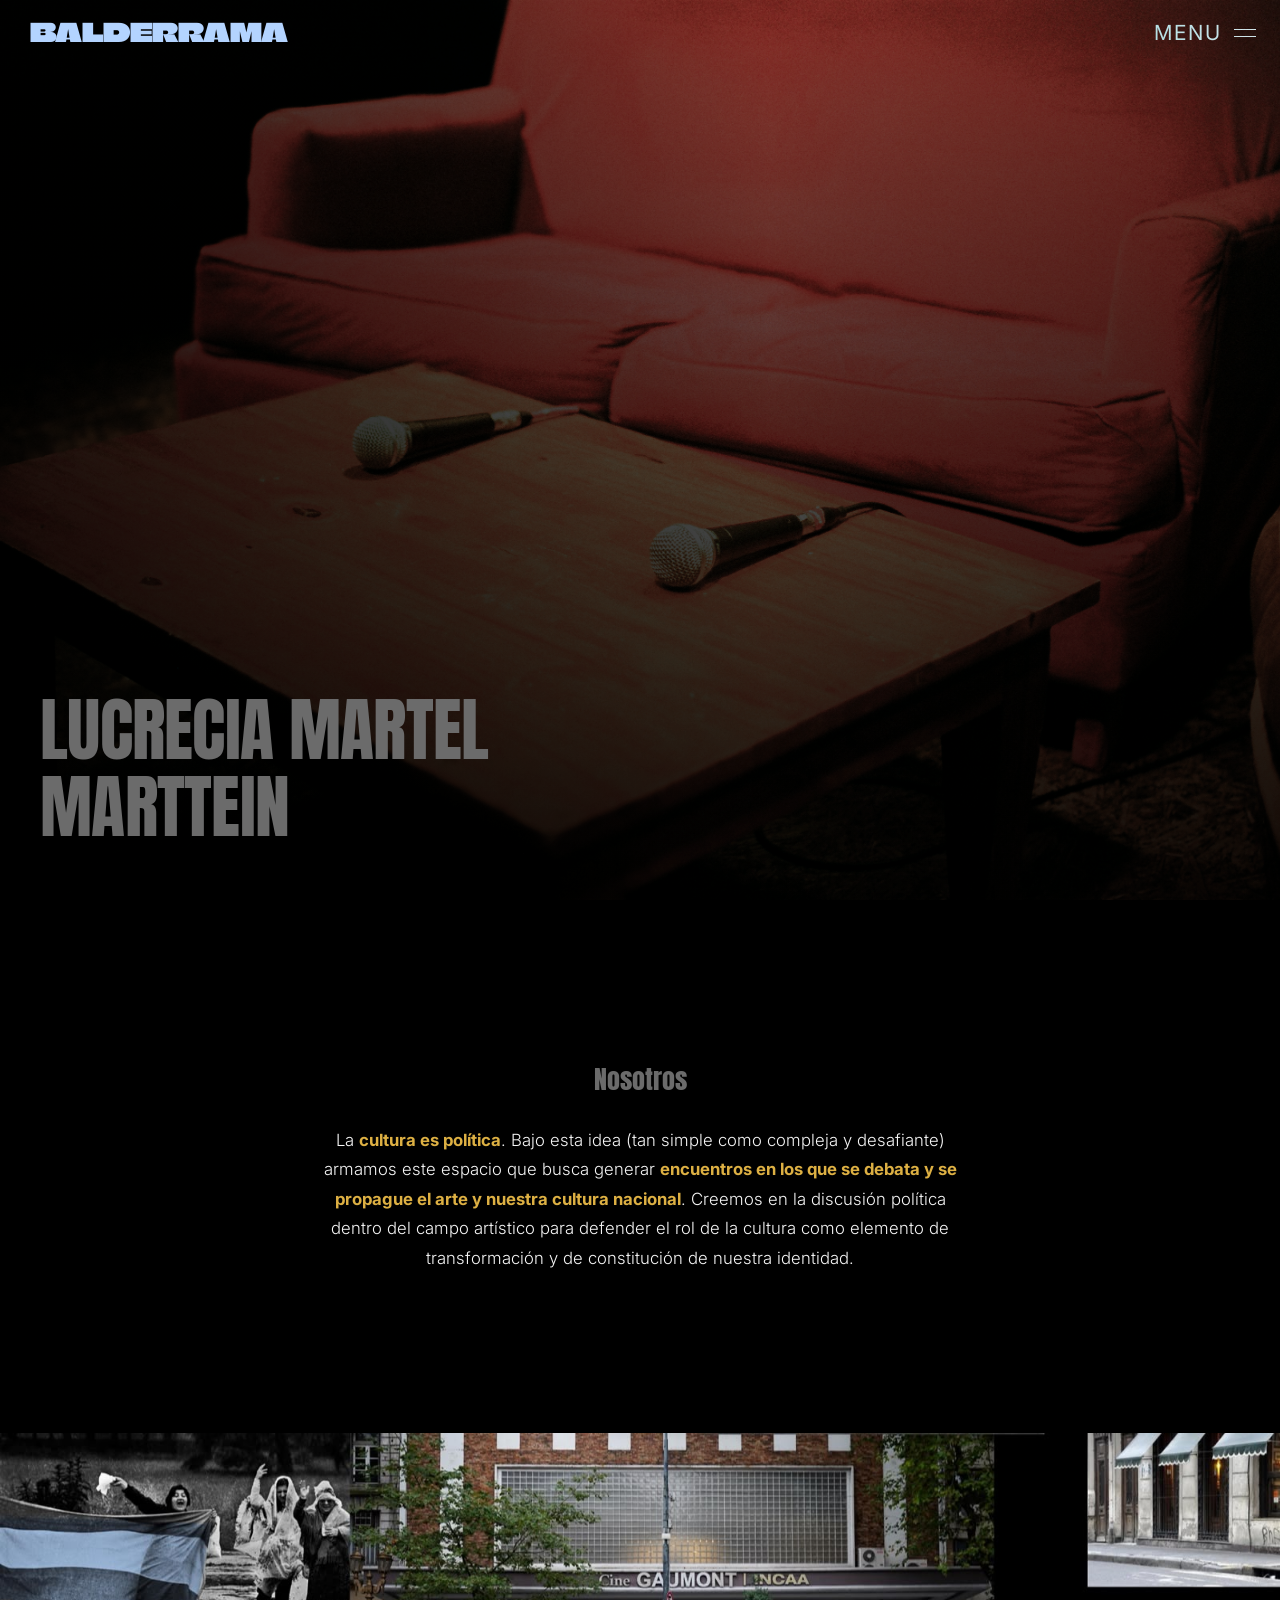
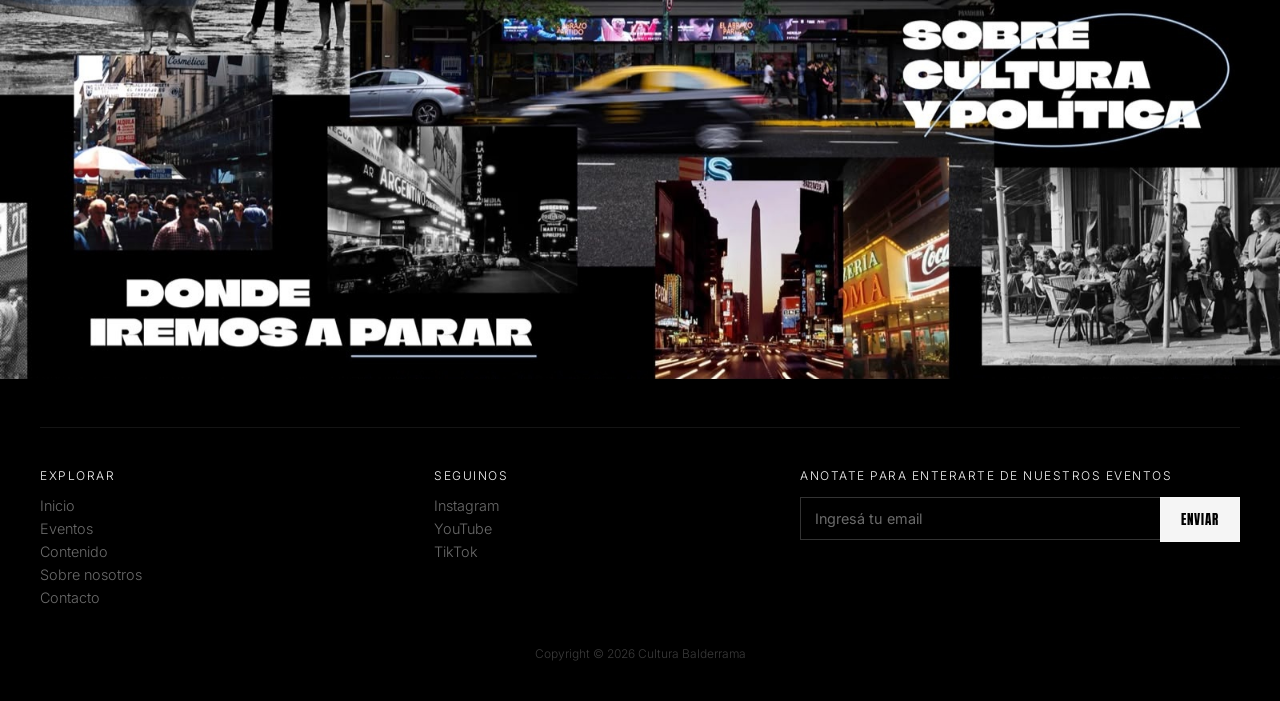
<file: index.html>
<!DOCTYPE html>
<html lang="es">
<head>
<meta charset="UTF-8">
<meta name="viewport" content="width=device-width, initial-scale=1">
<title></title>
<link rel="stylesheet" href="texts/tipografias.css">
<link rel="icon" type="image/jpeg" href="images/logo.jpg">
<style>
  :root{
    --black: #000000;
    --white: #f5f5f5;
    --dim: #6b6b6b;
    --gutter: 2px;
  }

  *{ box-sizing: border-box; margin:0; padding:0; }

  html, body{
    background: var(--black);
    color: var(--white);
    font-family: var(--font-body);
    font-weight: 300;
  }
  /* El hero mide 100vw para cubrir la barra de scroll: se recorta el desborde
     lateral. `clip` (y no `hidden`) no crea un contenedor de scroll, asi que no
     afecta al header, al menu ni a 100svh. */
  html{ overflow-x: clip; }

  a{ color: inherit; text-decoration: none; }

  /* ---------- hero ---------- */
  /* El fondo se mide contra 100vw y no contra el ancho del contenido: asi la
     barra de scroll vertical no deja una franja negra del lado derecho. */
  .hero-bg,
  .featured-media{
    width: 100vw;
    left: 50%;
    transform: translateX(-50%);
  }
  .hero{
    min-height: 100vh;
    min-height: 100svh;
    display: flex;
    flex-direction: column;
    justify-content: flex-end;
    padding: calc(var(--header-h, 100px) + 28px) 40px 60px;
    position: relative;
  }
  .hero-bg{
    position: absolute;
    top: 0;
    bottom: 0;
    background: #000000 url('images/Contenido_Marttein_1.jpeg') center/cover no-repeat;
    opacity: 0.85;
  }
  .hero-bg::after{
    content: "";
    position: absolute;
    inset: 0;
    background: linear-gradient(180deg, rgba(0,0,0,0.1) 0%, rgba(0,0,0,0.85) 100%);
  }
  /* ---------- featured titles ---------- */
  .featured{
    position: relative;
    z-index: 2;
    margin-top: 0;
  }
  .featured-media{
    position: absolute;
    top: 0;
    bottom: 0;
    z-index: 1;
    overflow: hidden;
    pointer-events: none;
  }
  .featured-media img{
    position: absolute;
    inset: 0;
    width: 100%;
    height: 100%;
    object-fit: cover;
    opacity: 0;
    transform: scale(1.05);
    transition: opacity 0.5s ease, transform 1.2s ease;
  }
  .featured-media img.is-active{
    opacity: 1;
    transform: scale(1);
  }
  .featured-media::after{
    content: "";
    position: absolute;
    inset: 0;
    background: linear-gradient(90deg, rgba(0,0,0,0.75) 0%, rgba(0,0,0,0.3) 60%, rgba(0,0,0,0.45) 100%);
  }
  .featured-titles{
    list-style: none;
    display: flex;
    flex-direction: column;
    align-items: flex-start;
    justify-content: center;
    gap: 10px;
    min-height: 0;
  }
  .featured-titles a{
    display: block;
    font-family: var(--font-title);
    text-transform: uppercase;
    font-size: clamp(2.2rem, 5.5vw, 5.5rem);
    line-height: 0.95;
    letter-spacing: -0.01em;
    color: var(--dim);
    transition: color 0.3s ease, transform 0.4s ease;
  }
  .featured-titles li.is-active a,
  .featured-titles a:focus-visible{
    color: var(--white);
    transform: translateX(10px);
  }
  .featured-titles a:focus-visible{
    color: #B3D4FF;
  }
  /* El hover solo en dispositivos con cursor real: en touch queda pegado
     despues del tap. El feedback de toque va por :active. */
  @media (hover: hover) and (pointer: fine){
    .featured-titles a:hover{
      color: var(--white);
      transform: translateX(10px);
    }
  }
  @media (hover: none){
    .featured-titles a:active{
      color: var(--white);
      transform: translateX(10px);
    }
  }

  /* ---------- about ---------- */
  .about{
    padding: 160px 40px;
    max-width: 720px;
    margin: 0 auto;
    text-align: center;
  }
  .about h2{
    font-family: var(--font-title);
    font-weight: 400;
    font-size: 1.6rem;
    margin-bottom: 28px;
    color: var(--dim);
  }
  .about p{
    font-size: 1.05rem;
    line-height: 1.75;
    font-weight: 300;
    color: var(--white);
  }
  /* Las frases marcadas en el texto con <span class="highlight">. */
  .about .highlight{
    color: #DDB043;
    font-weight: bold;
  }

  @media (max-width: 700px){
    /* En vertical la foto de escritorio recorta mal: va una sola para celular. */
    .hero-bg{
      background-image: url('images/Inicio_background_phone.jpg');
    }
    .hero{ padding: calc(var(--header-h, 100px) + 24px) 20px 40px; }
    .featured-titles a{ font-size: clamp(2rem, 11vw, 3rem); }
    .about{ padding: 72px 20px; }
    /* En vertical los titulos se apoyan abajo: el velo tiene que ir vertical. */
    .featured-media::after{
      background: linear-gradient(180deg, rgba(0,0,0,0.2) 0%, rgba(0,0,0,0.75) 100%);
    }
  }

  /* Tablet: titulos mas chicos para que respiren. */
  @media (min-width: 701px) and (max-width: 900px){
    .hero{ padding: calc(var(--header-h, 100px) + 24px) 28px 48px; }
    .featured-titles a{ font-size: clamp(2.2rem, 7vw, 3.6rem); }
    .about{ padding: 96px 28px; }
  }

  /* Celular apaisado: entra muy poco alto, asi que todo se achica. */
  @media (max-height: 500px) and (orientation: landscape){
    .hero{ padding: calc(var(--header-h, 90px) + 16px) 24px 28px; }
    .featured-titles a{ font-size: clamp(1.6rem, 6vw, 2.4rem); }
    .about{ padding: 56px 24px; }
    .about h2{ font-size: 1.3rem; margin-bottom: 18px; }
  }
</style>
</head>
<body data-page="home">

<site-header href="#"></site-header>
<site-menu></site-menu>

<section class="hero">
  <div class="hero-bg"></div>
  <div class="featured-media">
    <img data-src="images/miniaturas/Contenido_Lucrecia_6.jpg" alt="">
    <img data-src="images/miniaturas/Contenido_Marttein_4.jpg" alt="">
  </div>

  <section class="featured" id="destacados">
    <ul class="featured-titles">
      <li><a href="eventos.html#lucrecia-martel">Lucrecia Martel</a></li>
      <li><a href="eventos.html#marttein">Marttein</a></li>
    </ul>
  </section>
</section>

<section class="about" id="about">
  <h2 data-text="pages.home.aboutTitle"></h2>
  <p data-html="pages.home.aboutText"></p>
</section>

<site-footer></site-footer>

<script src="texts/texts.js"></script>
<script src="texts/apply-texts.js"></script>
<script src="components/site-header.js"></script>
<script src="components/site-menu.js"></script>
<script src="components/site-footer.js"></script>

<script>
(function () {
  'use strict';

  var hero = document.querySelector('.hero');
  var list = hero && hero.querySelector('.featured-titles');
  if (!list) return;

  // Los nombres son links a eventos.html: en touch el tap navega, asi que no hay
  // momento de mostrar el swap. En esos dispositivos el hero queda con .hero-bg.
  if (!window.matchMedia('(hover: hover) and (pointer: fine)').matches) return;

  var items = list.querySelectorAll('li');
  var slides = hero.querySelectorAll('.featured-media img');

  // Las fotos del swap solo se piden en devices con cursor: en el celu quedan
  // sin src y no se descargan (el fondo lo cubre .hero-bg).
  slides.forEach(function (slide) {
    var src = slide.getAttribute('data-src');
    if (src) slide.src = src;
  });

  function show(i) {
    slides.forEach(function (slide, n) { slide.classList.toggle('is-active', n === i); });
    items.forEach(function (item, n) { item.classList.toggle('is-active', n === i); });
  }

  items.forEach(function (item, i) {
    item.addEventListener('pointerenter', function () { show(i); });
    item.addEventListener('pointerleave', function () { show(-1); });
    item.querySelector('a').addEventListener('focus', function () { show(i); });
  });

  list.addEventListener('focusout', function (ev) {
    if (!list.contains(ev.relatedTarget)) show(-1);
  });
})();
</script>

</body>
</html>
</file>
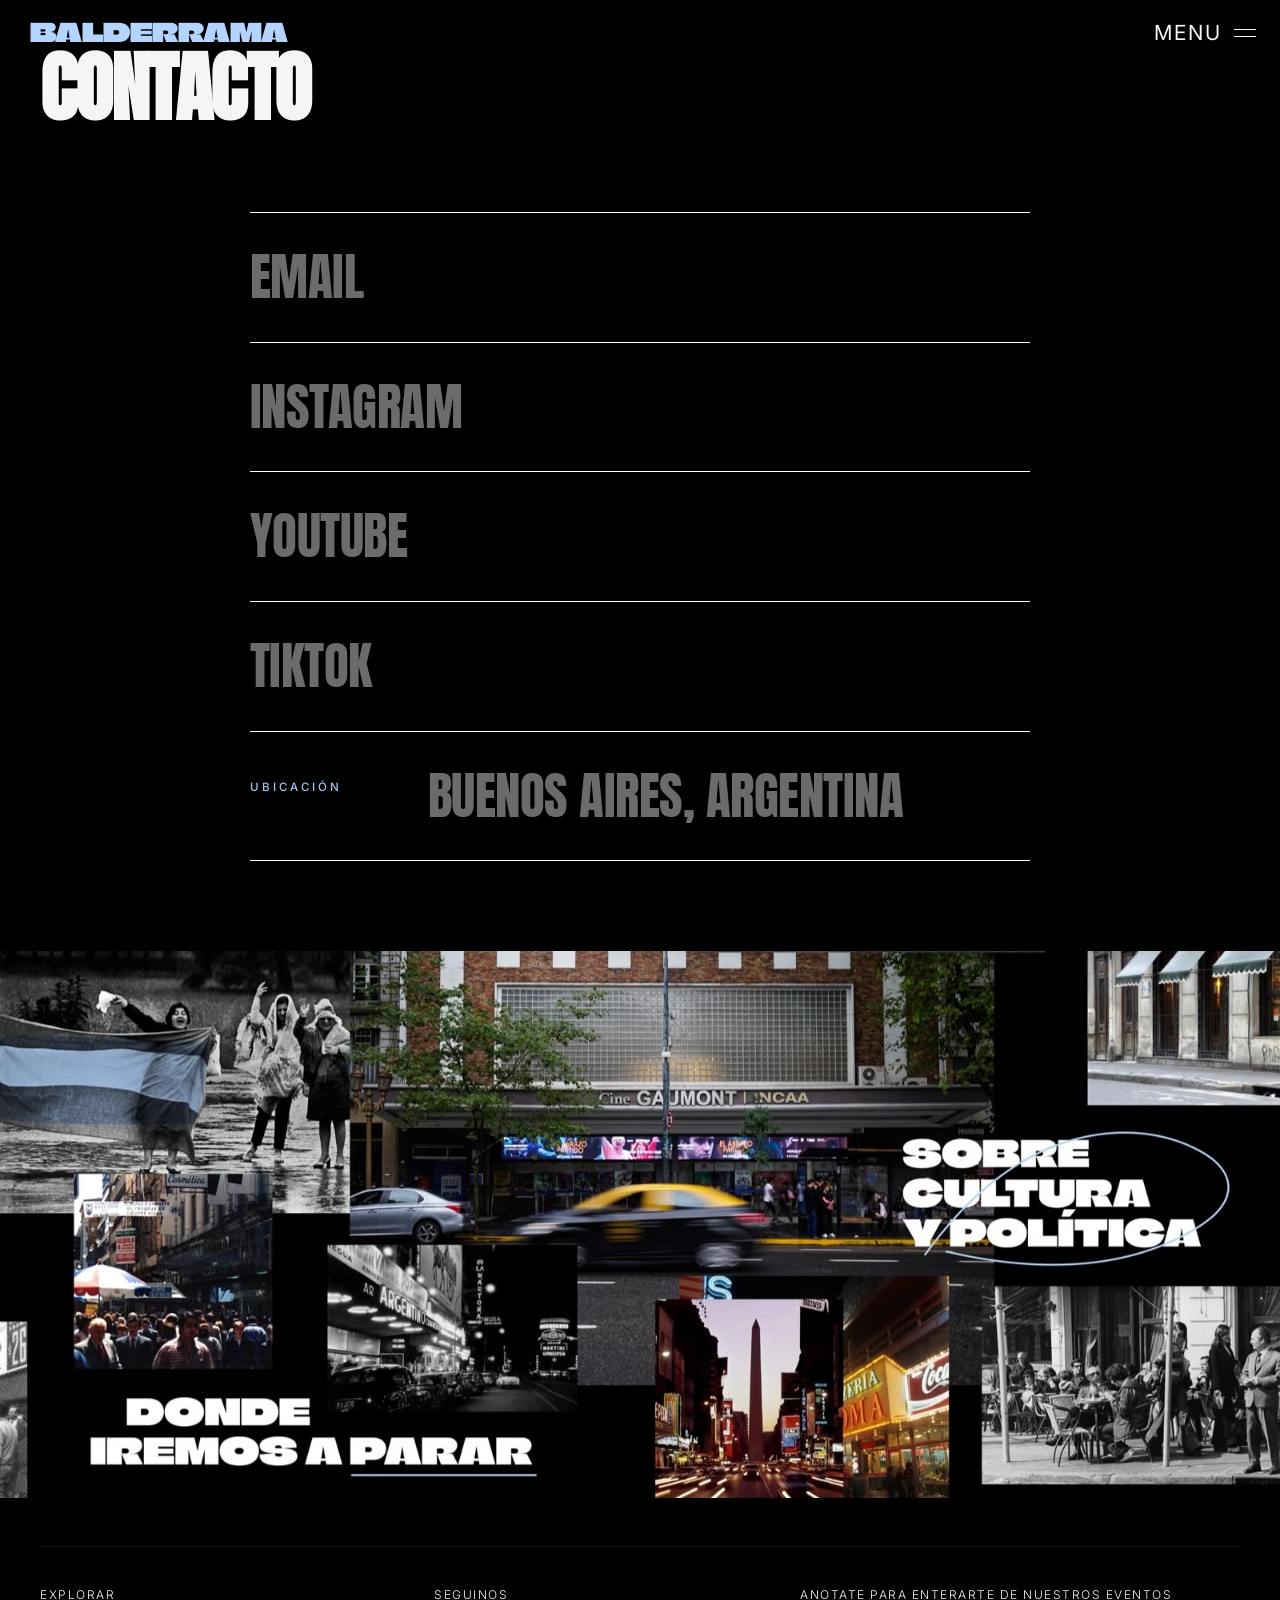
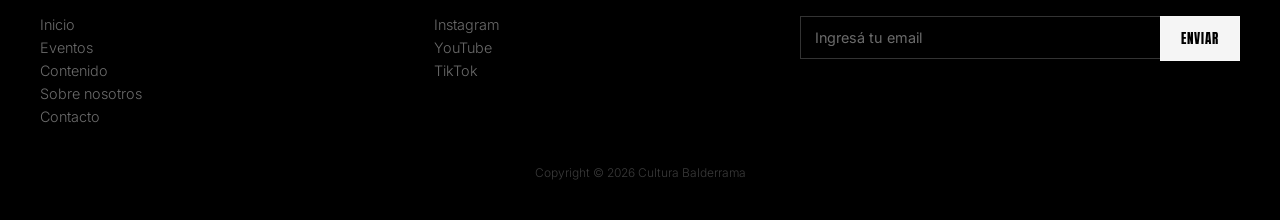
<file: contacto.html>
<!DOCTYPE html>
<html lang="es">
<head>
<meta charset="UTF-8">
<meta name="viewport" content="width=device-width, initial-scale=1">
<title></title>
<link rel="stylesheet" href="texts/tipografias.css">
<link rel="icon" type="image/jpeg" href="images/logo.jpg">
<style>
  :root{
    --black: #000000;
    --white: #f5f5f5;
    --celeste: #9EC5EC;
    --dim: #6b6b6b;
    --gutter: 2px;
  }

  *{ box-sizing: border-box; margin:0; padding:0; }

  html, body{
    background: var(--black);
    color: var(--white);
    font-family: var(--font-body);
    font-weight: 300;
  }

  a{ color: inherit; text-decoration: none; }

  main{ padding-top: calc(var(--header-h, 140px) + 8px); }
  .page-head{
    padding: 0 40px 50px;
  }
  .page-head h1{
    font-family: var(--font-title);
    text-transform: uppercase;
    font-size: clamp(2.5rem, 6vw, 5rem);
    line-height: 0.9;
    letter-spacing: -0.02em;
  }

  /* ---------- contacto ---------- */
  .contact{
    max-width: 860px;
    margin: 0 auto;
    padding: 40px 40px 90px;
  }
  .contact-row{
    display: flex;
    gap: 28px;
    padding: 40px 0;
    border-top: 1px solid rgb(255, 255, 255);
  }
  .contact-row:last-child{
    border-bottom: 1px solid rgb(255, 255, 255);
  }
  .contact-row .label{
    flex: 0 0 150px;
    padding-top: 8px;
    font-family: var(--font-body);
    font-weight: 500;
    text-transform: uppercase;
    letter-spacing: 3px;
    font-size: 0.72rem;
    color: var(--celeste);
  }
  .contact-row .value{
    font-family: var(--font-title);
    text-transform: uppercase;
    font-size: clamp(1.8rem, 4.5vw, 3.2rem);
    line-height: 0.95;
    letter-spacing: -0.01em;
    color: var(--dim);
    transition: color 0.3s ease, transform 0.4s ease;
  }
  a.value{ display: inline-block; }
  a.value:focus-visible{
    color: var(--white);
    transform: translateX(10px);
  }

  /* Nombre de la app por defecto; al hacer hover se revela la cuenta. */
  a.value.value-swap{
    display: inline-grid;
  }
  .value-swap .value-default,
  .value-swap .value-hover{
    grid-area: 1 / 1;
    transition: opacity 0.25s ease;
  }
  .value-swap .value-hover{
    color: var(--celeste);
    opacity: 0;
    pointer-events: none;
    overflow-wrap: anywhere;
  }
  .value-swap:focus-visible .value-default{
    opacity: 0;
  }
  .value-swap:focus-visible .value-hover{
    opacity: 1;
  }

  /* El hover solo con cursor real: en touch queda pegado tras el tap. */
  @media (hover: hover) and (pointer: fine){
    a.value:hover,
    .contact-row .value.is-static:hover{
      color: var(--white);
      transform: translateX(10px);
    }
    .value-swap:hover .value-default{
      opacity: 0;
    }
    .value-swap:hover .value-hover{
      opacity: 1;
    }
  }
   @media (hover: none){
    .contact-row .value,
    .contact-row .value .value-default,
    .contact-row .value .value-hover,
    a.value:active,
    .contact-row .value.is-static:active{
      color: #ffffff !important;
    }
    .value-swap:active .value-default{
      opacity: 0;
    }
    .value-swap:active .value-hover{
      opacity: 1;
    }
    .value-swap.is-email .value-default{
      opacity: 0;
    }
    .value-swap.is-email .value-hover{
      opacity: 1;
    }
  }

   @media (max-width: 700px){
    html, body{ height: 100%; }
    body{ min-height: 100svh; display: flex; flex-direction: column; }
    site-header, site-menu{ flex: 0 0 auto; }
    main{ flex: 1 0 auto; min-height: 0; display: flex; flex-direction: column; padding-top: calc(var(--header-h, 140px) + 8px); }
    .page-head{ padding: 0 20px 48px; }
    .contact{ flex: 0 0 auto; padding: 0 20px 24px; display: flex; flex-direction: column; }
    .contact-row:first-child{ padding-top: 28px; }
    .contact-row{ flex-direction: column; gap: 12px; padding: 28px 0; }
    .contact-row .label{ flex: 0 0 auto; padding-top: 0; }
    .contact-row .value{ font-size: clamp(1.5rem, 6.5vw, 1.9rem); }
    site-footer{ flex: 1 0 auto; display: flex; flex-direction: column; justify-content: flex-end; margin-top: 0; }
  }

  /* Tablet */
  @media (min-width: 701px) and (max-width: 900px){
    .page-head{ padding: 0 28px 40px; }
    .contact{ padding: 34px 28px 70px; }
    .contact-row .label{ flex: 0 0 130px; }
  }
</style>
</head>
<body data-page="contacto">

<site-header href="index.html"></site-header>
<site-menu></site-menu>

<main>
  <section class="page-head">
    <h1 data-text="pages.contacto.heading"></h1>
  </section>
  <section class="contact">
    <article class="contact-row">
      <a class="value value-swap is-email" href="mailto:" data-href="shared.mailtoEmail">
        <span class="value-default" data-text="pages.contacto.labels.email"></span>
        <span class="value-hover" data-text="shared.email"></span>
      </a>
    </article>
    <article class="contact-row">
      <a class="value value-swap" href="#" data-href="shared.instagramUrl" target="_blank" rel="noopener">
        <span class="value-default" data-text="pages.contacto.labels.instagram"></span>
        <span class="value-hover" data-text="shared.instagramHandle"></span>
      </a>
    </article>
    <article class="contact-row">
      <a class="value value-swap" href="#" data-href="shared.youtubeUrl" target="_blank" rel="noopener">
        <span class="value-default" data-text="pages.contacto.labels.youtube"></span>
        <span class="value-hover" data-text="shared.youtubeHandle"></span>
      </a>
    </article>
    <article class="contact-row">
      <a class="value value-swap" href="#" data-href="shared.tiktokUrl" target="_blank" rel="noopener">
        <span class="value-default" data-text="pages.contacto.labels.tiktok"></span>
        <span class="value-hover" data-text="shared.tiktokHandle"></span>
      </a>
    </article>
    <article class="contact-row">
      <div class="label" data-text="pages.contacto.labels.location"></div>
      <div class="value is-static" data-text="shared.location"></div>
    </article>
  </section>
</main>

<site-footer></site-footer>

<script src="texts/texts.js"></script>
<script src="texts/apply-texts.js"></script>
<script src="components/site-header.js"></script>
<script src="components/site-menu.js"></script>
<script src="components/site-footer.js"></script>

</body>
</html>
</file>
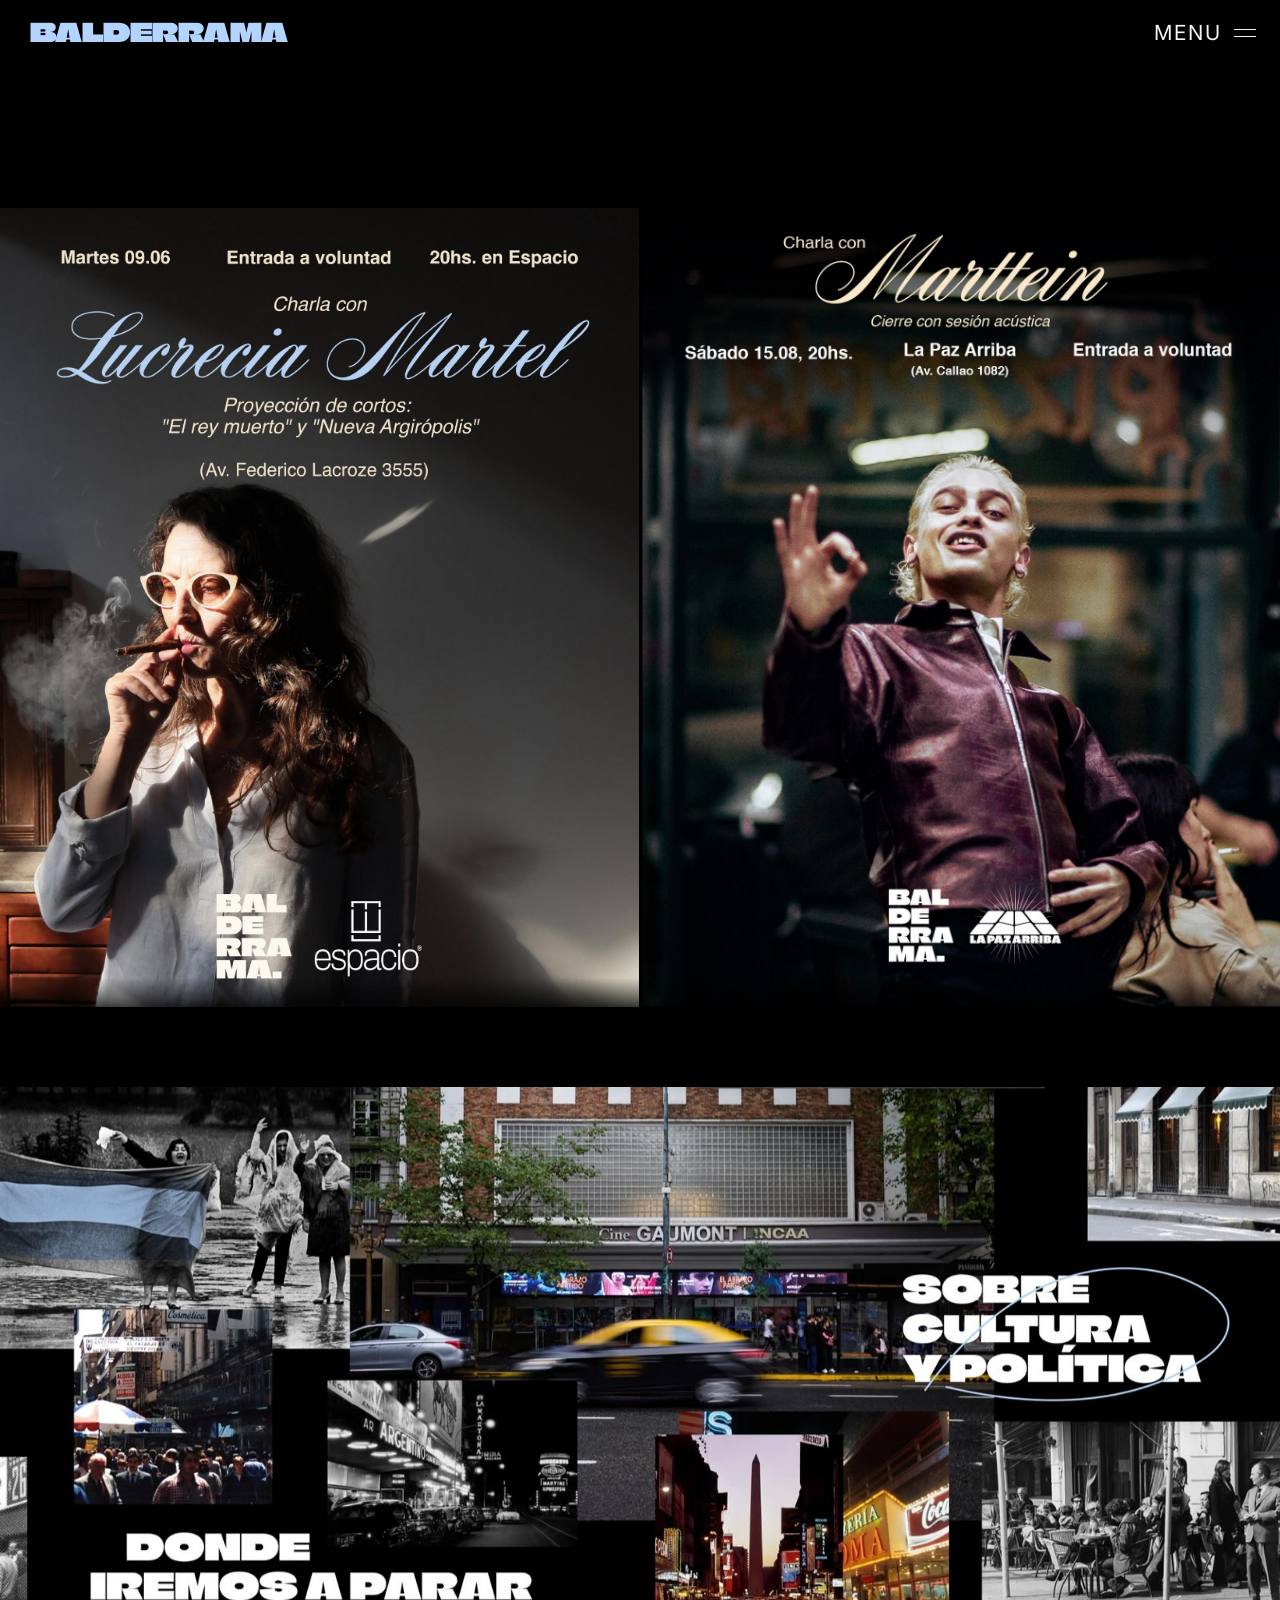
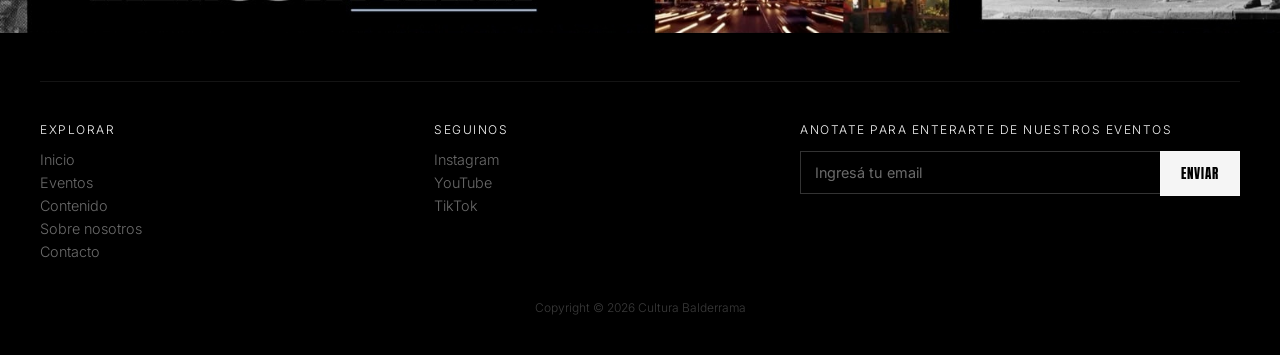
<file: eventos-pasados.html>
<!DOCTYPE html>
<html lang="es">
<head>
<meta charset="UTF-8">
<meta name="viewport" content="width=device-width, initial-scale=1">
<title></title>
<link rel="stylesheet" href="texts/tipografias.css">
<link rel="icon" type="image/jpeg" href="images/logo.jpg">
<style>
  :root{
    --black: #000000;
    --white: #f5f5f5;
    --dim: #6b6b6b;
    --gutter: 2px;
  }

  *{ box-sizing: border-box; margin:0; padding:0; }

  html, body{
    background: var(--black);
    color: var(--white);
    font-family: var(--font-body);
    font-weight: 300;
  }

  a{ color: inherit; text-decoration: none; }

  main{ padding-top: 140px; }
  .page-head{
    padding: 0 40px 50px;
  }
  .page-head h1{
    font-family: var(--font-title);
    text-transform: uppercase;
    font-size: clamp(2.5rem, 6vw, 5rem);
    line-height: 0.9;
    letter-spacing: -0.02em;
  }
  .page-head p{
    margin-top: 18px;
    max-width: 480px;
    color: var(--dim);
    line-height: 1.7;
  }

  .grid{
    display: grid;
    grid-template-columns: repeat(2, 1fr);
    gap: var(--gutter);
  }
  .grid.wide{
    grid-template-columns: repeat(3, 1fr);
  }
  .cell{
    position: relative;
    aspect-ratio: 16/9;
    overflow: hidden;
    background: #0a0a0a;
  }
  .cell.clickable{
    cursor: pointer;
    aspect-ratio: 4/5;
  }
  .cell.clickable .play{
    position: absolute;
    top: 50%; left: 50%;
    transform: translate(-50%,-50%);
    width: 64px; height: 64px;
    border-radius: 50%;
    border: 1px solid rgba(255,255,255,0.6);
    background: rgba(0,0,0,0.35);
    display: flex;
    align-items: center;
    justify-content: center;
    pointer-events: none;
    opacity: 0;
    transition: background 0.3s ease, transform 0.3s ease, opacity 0.3s ease;
  }
  .cell.clickable:hover .play{
    background: var(--white);
    transform: translate(-50%,-50%) scale(1.08);
    opacity: 1;
  }
  .cell.clickable .play::after{
    content: '';
    width: 0; height: 0;
    border-style: solid;
    border-width: 9px 0 9px 15px;
    border-color: transparent transparent transparent var(--white);
    margin-left: 3px;
    transition: border-color 0.3s ease;
  }
  .cell.clickable:hover .play::after{
    border-color: transparent transparent transparent #000;
  }
  .cell img{
    width: 100%;
    height: 100%;
    object-fit: cover;
    display: block;
    filter: grayscale(15%);
    transition: transform 0.6s ease, filter 0.6s ease;
  }
  .cell:hover img{
    transform: scale(1.03);
    filter: grayscale(0%);
  }
  .cell .caption{
    position: absolute;
    left: 0; right: 0; bottom: 0;
    padding: 20px 22px;
    background: linear-gradient(0deg, rgba(0,0,0,0.75) 0%, rgba(0,0,0,0) 70%);
  }
  .caption .title{ font-weight: 500; font-size: 1rem; }
  .caption .sub{
    font-family: var(--font-body);
    font-style: italic;
    font-size: 0.9rem;
    color: var(--dim);
    margin-top: 2px;
  }

  site-footer{ display: block; margin-top: 80px; }

  @media (max-width: 700px){
    .grid, .grid.wide{ grid-template-columns: 1fr; }
    .page-head{ padding: 0 20px 40px; }
  }

  .modal{
    position: fixed;
    inset: 0;
    z-index: 60;
    background: rgba(0,0,0,0.94);
    display: flex;
    align-items: center;
    justify-content: center;
    padding: 40px;
    opacity: 0;
    pointer-events: none;
    transition: opacity 0.35s ease;
  }
  .modal.open{
    opacity: 1;
    pointer-events: auto;
  }
  .modal .frame{
    position: relative;
    width: min(1080px, 100%);
    background: #000;
  }
  .modal .ratio{
    position: relative;
    width: 100%;
    padding-top: 56.25%;
  }
  .modal iframe{
    position: absolute;
    inset: 0;
    width: 100%;
    height: 100%;
    border: 0;
  }
  .modal .close{
    position: absolute;
    top: -56px;
    right: 0;
    background: none;
    border: none;
    color: var(--white);
    font-family: var(--font-body);
    font-size: 0.8rem;
    letter-spacing: 2px;
    cursor: pointer;
    padding: 8px;
  }
  .modal .close:hover{ color: var(--dim); }
</style>
</head>
<body data-page="eventosPasados">

<site-header href="index.html"></site-header>
<site-menu></site-menu>

<main>
  <section class="page-head">
    <h1 data-text="pages.eventosPasados.heading"></h1>
    <p data-text="pages.eventosPasados.description"></p>
  </section>
  <section class="grid" id="work">
    <div class="cell clickable" data-video="https://www.youtube.com/embed/8yaWGfB849k?start=1216&autoplay=1">
      <img src="images/Flyer_Lucrecia_Martel.jpg" alt="">
      <span class="play"></span>
      <div class="caption">
        <div class="title" data-text="pages.eventosPasados.items.0.title"></div>
        <div class="sub" data-text="pages.eventosPasados.items.0.sub"></div>
      </div>
    </div>
    <div class="cell clickable" data-video="https://www.youtube.com/embed/8yaWGfB849k?start=1216&autoplay=1">
      <img src="images/flyer_Marttein_2.jpg" alt="">
      <span class="play"></span>
      <div class="caption">
        <div class="title" data-text="pages.eventosPasados.items.1.title"></div>
        <div class="sub" data-text="pages.eventosPasados.items.1.sub"></div>
      </div>
    </div>
  </section>
</main>

<div class="modal" id="videoModal">
  <button class="close" id="videoClose" data-text="pages.eventosPasados.closeLabel"></button>
  <div class="frame">
    <div class="ratio">
      <iframe id="videoFrame" src="" allow="accelerometer; autoplay; clipboard-write; encrypted-media; gyroscope; picture-in-picture; web-share" allowfullscreen></iframe>
    </div>
  </div>
</div>

<site-footer></site-footer>

<script src="texts/texts.js"></script>
<script src="texts/apply-texts.js"></script>
<script src="components/site-header.js"></script>
<script src="components/site-menu.js"></script>
<script src="components/site-footer.js"></script>
<script>
  const modal = document.getElementById('videoModal');
  const frame = document.getElementById('videoFrame');
  const closeBtn = document.getElementById('videoClose');
  document.querySelectorAll('.cell.clickable').forEach(cell => {
    cell.addEventListener('click', () => {
      frame.src = cell.dataset.video;
      modal.classList.add('open');
    });
  });
  const closeModal = () => {
    modal.classList.remove('open');
    frame.src = '';
  };
  closeBtn.addEventListener('click', closeModal);
  modal.addEventListener('click', e => {
    if (e.target === modal) closeModal();
  });
  document.addEventListener('keydown', e => {
    if (e.key === 'Escape') closeModal();
  });
</script>

</body>
</html>
</file>
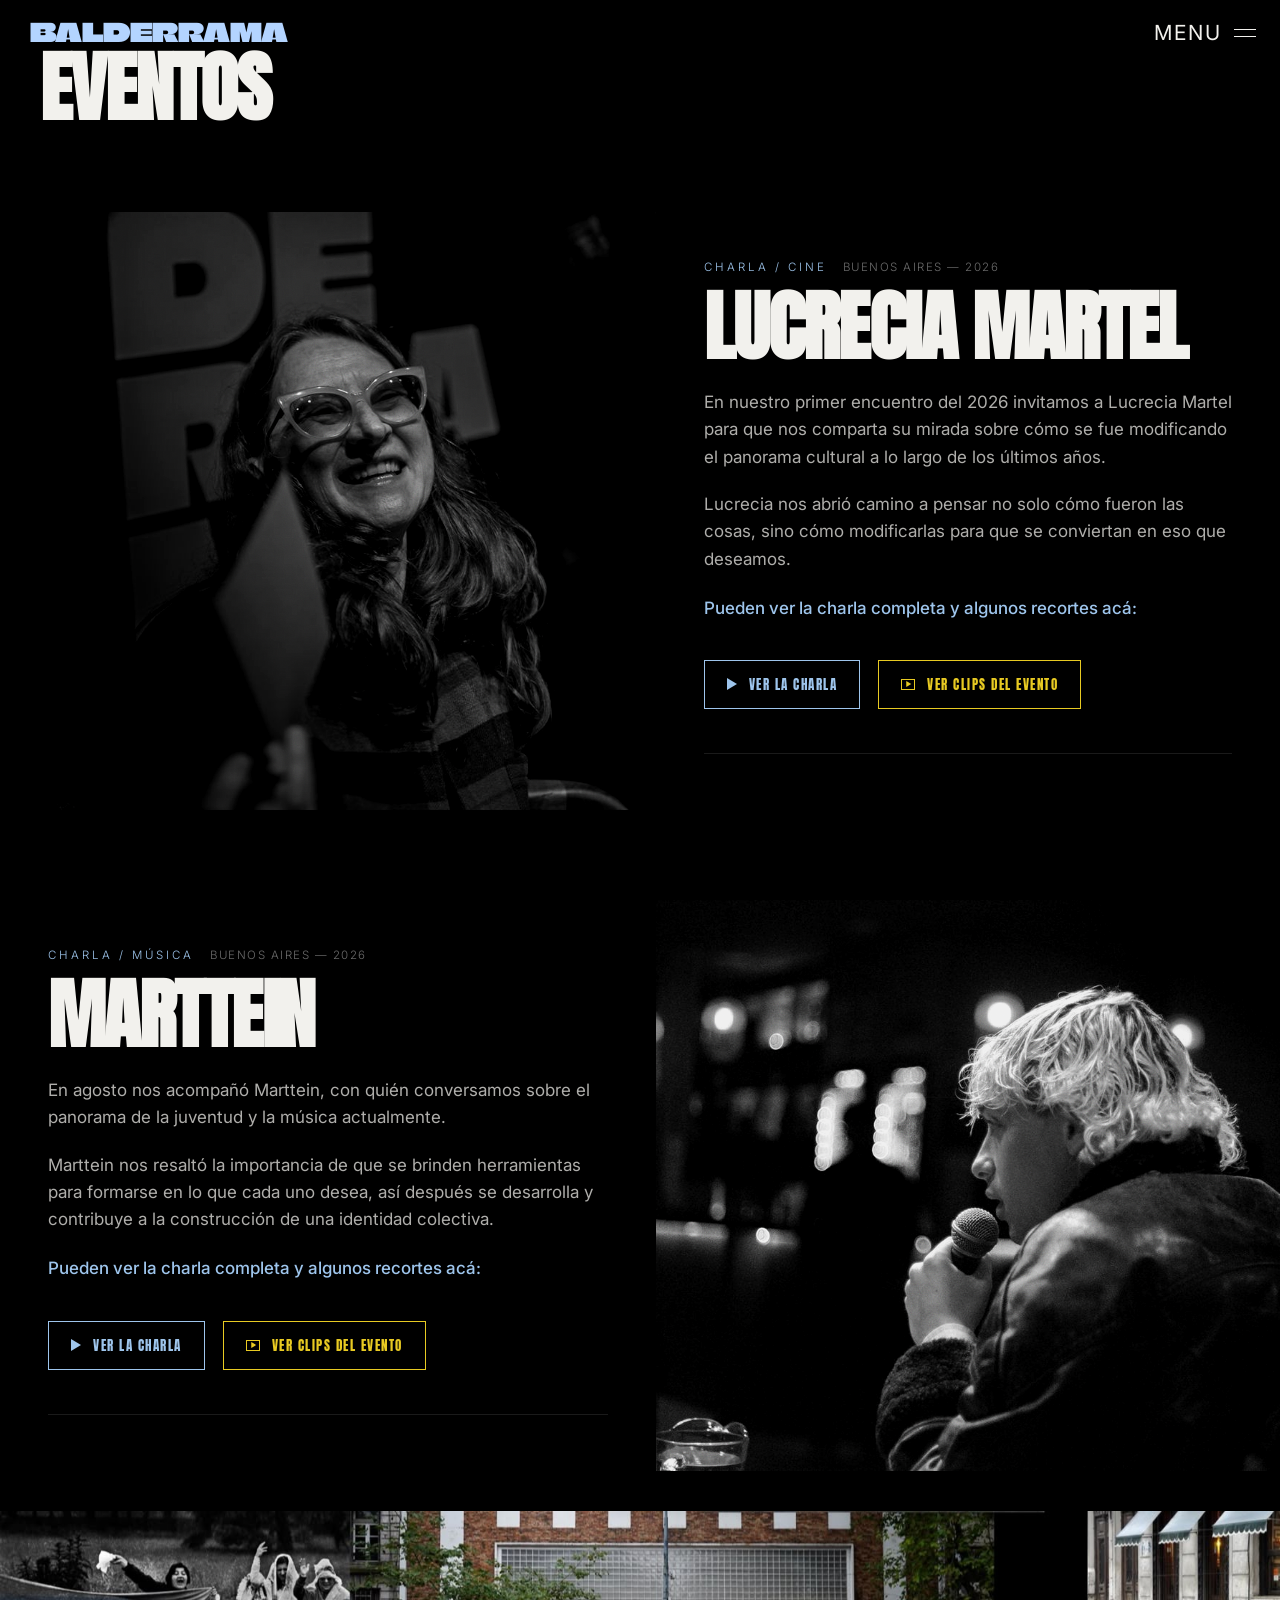
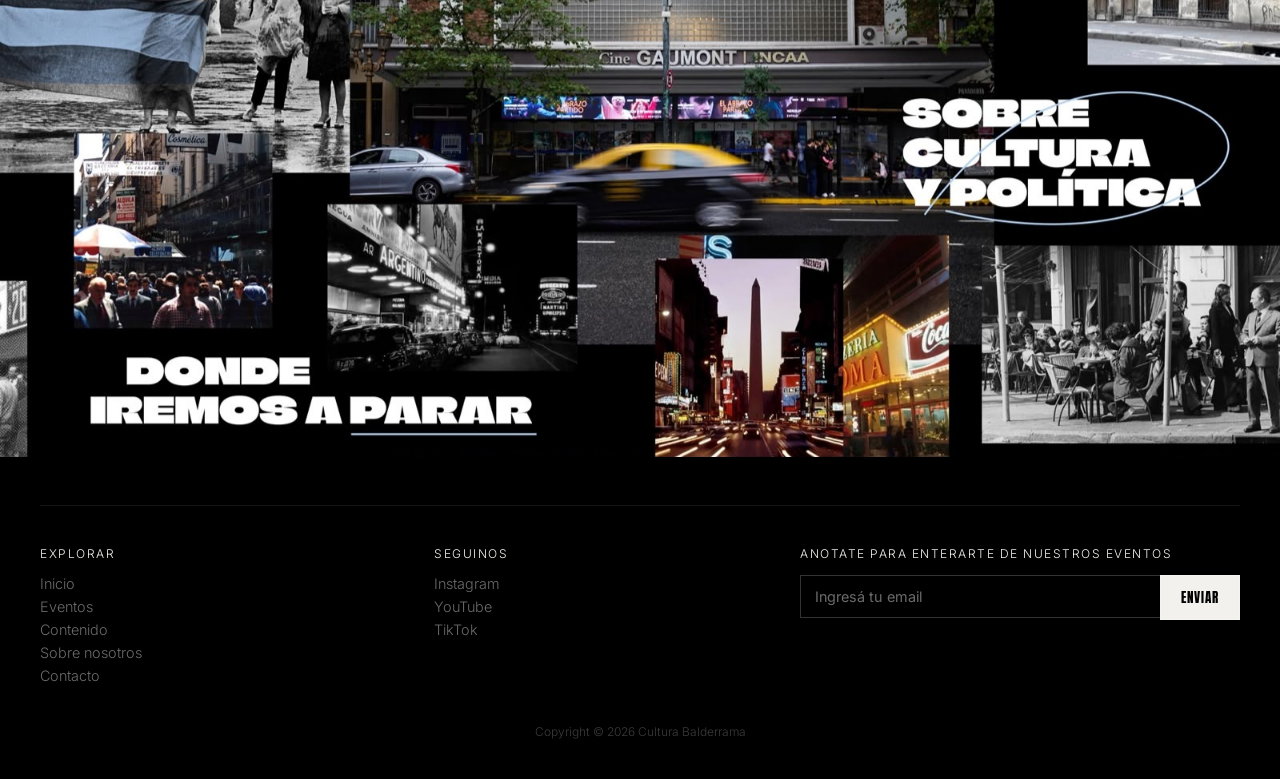
<file: eventos.html>
<!DOCTYPE html>
<html lang="es">
<head>
<meta charset="UTF-8">
<meta name="viewport" content="width=device-width, initial-scale=1">
<title></title>
<link rel="stylesheet" href="texts/tipografias.css">
<link rel="icon" type="image/jpeg" href="images/logo.jpg">
<style>
  :root{
    --black: #000000;
    --white: #f2f1ed;
    --gold: #e8ca22;
    --celeste: #9EC5EC;
    --dim: #6b6b6b;
  }

  *{ box-sizing: border-box; margin:0; padding:0; }

  html, body{
    background: var(--black);
    color: var(--white);
    font-family: var(--font-body);
    font-weight: 300;
  }

  a{ color: inherit; text-decoration: none; }
  em{ font-style: normal; font-weight: 500; color: var(--white); }

  main{ padding-top: calc(var(--header-h, 148px) + 8px); }

  .page-head{ padding: 0 40px; }
  .page-head h1{
    font-family: var(--font-title);
    text-transform: uppercase;
    font-size: clamp(2.5rem, 6vw, 5rem);
    line-height: 0.9;
    letter-spacing: -0.02em;
    color: var(--white);
  }

  .slide{
    position: relative;
    display: grid;
    grid-template-columns: 1.05fr 1fr;
    align-items: stretch;
    margin-top: 90px;
    /* Los nombres del index enlazan aca: sin esto el destino queda tapado
       por el header fijo. */
    scroll-margin-top: calc(var(--header-h, 148px) + 24px);
  }

  .slide-text{ padding: 48px 48px 56px; }

  .kicker{
    display: flex;
    align-items: baseline;
    gap: 16px;
    font-size: 0.72rem;
    letter-spacing: 3px;
    text-transform: uppercase;
    color: var(--celeste);
  }
  .kicker .place{ color: var(--dim); letter-spacing: 1.5px; }

  .slide-text h2{
    font-family: var(--font-title);
    text-transform: uppercase;
    font-size: clamp(2.5rem, 6vw, 5rem);
    line-height: 0.9;
    letter-spacing: -0.02em;
    color: var(--white);
    margin-top: 18px;
  }
  .lede{
    max-width: 46ch;
    font-family: var(--font-body);
    font-weight: 500;
    font-size: clamp(1rem, 1.5vw, 1.18rem);
    line-height: 1.5;
    color: var(--white);
  }
  .event-block{
    display: flex;
    gap: 28px;
    padding: 44px 0;
    border-top: 1px solid rgba(255,255,255,0.1);
  }
  .event-block:first-child{
    padding-top: 0;
    border-top: none;
  }
  .event-block:last-child{
    border-bottom: 1px solid rgba(255,255,255,0.1);
  }

  .event-block .num{
    font-family: var(--font-body);
    font-weight: 900;
    text-transform: uppercase;
    color: #D6E6F2;
    letter-spacing: 0.05em;
    font-size: clamp(1.1rem, 2vw, 1.4rem);
    line-height: 1.1;
    flex-shrink: 0;
  }

  .event-content h2{
    font-family: var(--font-title);
    text-transform: uppercase;
    font-size: clamp(2.5rem, 6vw, 5rem);
    line-height: 0.9;
    letter-spacing: -0.02em;
    color: var(--white);
    margin-bottom: 28px;
    margin-top: 0;
  }

  .kicker{
    display: flex;
    align-items: baseline;
    gap: 16px;
    font-size: 0.72rem;
    letter-spacing: 3px;
    text-transform: uppercase;
    color: var(--celeste);
    margin-bottom: 18px;
  }
  .kicker .place{ color: var(--dim); letter-spacing: 1.5px; }

  .highlight-gold { color: var(--gold); }
  .highlight-celeste { color: var(--celeste); }

    .event-content p{
      font-family: var(--font-body);
      font-weight: 400;
      font-size: 17px;
      line-height: 1.6;
      margin-bottom: 16px;
      color: rgba(242,241,237,0.72);
      max-width: 62ch;
    }
  .event-content p + p { margin-top: 1.2em; }
  .event-content p:last-child{ margin-bottom: 0; }
    .event-content .quote{
      color: var(--celeste);
      font-family: var(--font-body);
      font-weight: 500;
      font-size: 17px;
      line-height: 1.6;
      margin-top: 22px;
      max-width: 62ch;
    }

  .actions{
    display: flex;
    flex-wrap: wrap;
    align-items: center;
    gap: 14px 18px;
    margin-top: 38px;
  }
  .event-content .actions{ margin-top: 38px; }

  .watch{
    display: inline-flex;
    align-items: center;
    gap: 12px;
    padding: 14px 22px;
    border: 1px solid var(--celeste);
    background: none;
    color: var(--celeste);
    font-family: var(--font-title);
    text-transform: uppercase;
    font-size: 0.82rem;
    letter-spacing: 1.5px;
    cursor: pointer;
    transition: background 0.25s ease, color 0.25s ease;
  }
  .watch .glyph{
    width: 0; height: 0;
    border-style: solid;
    border-width: 6px 0 6px 10px;
    border-color: transparent transparent transparent currentColor;
  }

  .clips{
    display: inline-flex;
    align-items: center;
    gap: 12px;
    padding: 14px 22px;
    border: 1px solid var(--gold);
    background: none;
    color: var(--gold);
    font-family: var(--font-title);
    text-transform: uppercase;
    font-size: 0.82rem;
    letter-spacing: 1.5px;
    cursor: pointer;
    transition: background 0.25s ease, color 0.25s ease, opacity 0.25s ease;
  }
  .clips .glyph{
    position: relative;
    width: 14px; height: 11px;
    border: 1.5px solid currentColor;
  }
  .clips .glyph::before{
    content: '';
    position: absolute;
    top: 50%; left: 50%;
    width: 0; height: 0;
    border-style: solid;
    border-width: 3px 0 3px 5px;
    border-color: transparent transparent transparent currentColor;
    transform: translate(-35%, -50%);
  }
  .clips[disabled]{
    opacity: 0.32;
    cursor: not-allowed;
  }

  .slide-photo{
    position: relative;
    align-self: stretch;
    background: #050505;
    overflow: hidden;
    min-height: 460px;
  }
  .slide-photo .main{
    display: block;
    width: 100%;
    height: 100%;
    object-fit: cover;
    filter: grayscale(1) contrast(1.18) brightness(0.94);
  }
  .slide-photo::after{
    content: '';
    position: absolute;
    inset: 0;
    pointer-events: none;
    opacity: 0.14;
    mix-blend-mode: overlay;
    background-image: url("data:image/svg+xml,%3Csvg xmlns='http://www.w3.org/2000/svg' width='140' height='140'%3E%3Cfilter id='n'%3E%3CfeTurbulence type='fractalNoise' baseFrequency='0.9' numOctaves='3'/%3E%3C/filter%3E%3Crect width='140' height='140' filter='url(%23n)'/%3E%3C/svg%3E");
  }

  .slide[data-side="left"] .slide-photo{ order: -1; }

  /* Hover solo con cursor real; en touch el mismo feedback va por :active,
     que se suelta al levantar el dedo y no queda pegado. */
  @media (hover: hover) and (pointer: fine){
    .watch:hover{ background: var(--celeste); color: #000; }
    .clips:hover{ background: var(--gold); color: #000; }
    .clips[disabled]:hover{ background: none; color: var(--gold); }
  }
  @media (hover: none){
    .watch:active{ background: var(--celeste); color: #000; }
    .clips:active{ background: var(--gold); color: #000; }
    .clips[disabled]:active{ background: none; color: var(--gold); }
  }

  site-footer{ display: block; margin-top: 40px; }

  body.modal-open{ overflow: hidden; }

    @media (max-width: 700px){
      .page-head{ padding: 0 20px; }
      .slide{ grid-template-columns: 1fr; margin-top: 56px; }
      /* En el celu la foto va primero y el texto debajo, en los dos eventos. */
      .slide .slide-photo{ order: -1; }
      .slide-photo{ min-height: 0; aspect-ratio: 4/3; }
      .slide-text{ padding: 32px 20px 56px; }
      /* El kicker (Charla / X + Buenos Aires — 2026) no debe partirse por la
         mitad: cada parte es un bloque y se achica el tracking para que entren
         juntas en una linea, igual en los dos eventos. */
      .kicker{
        flex-wrap: wrap;
        column-gap: 10px;
        row-gap: 4px;
        font-size: 0.62rem;
        letter-spacing: 1.5px;
      }
      .kicker > span{ white-space: nowrap; }
      .kicker .place{ letter-spacing: 1px; }
      .event-block{ flex-direction: column; gap: 12px; padding: 32px 0; }
      .actions{ flex-direction: column; align-items: stretch; }
      .watch, .clips{ justify-content: center; min-height: 48px; }
    }

  /* Tablet */
  @media (min-width: 701px) and (max-width: 900px){
    .page-head{ padding: 0 28px; }
    .slide-text{ padding: 40px 28px 48px; }
  }

  /* Celular apaisado */
  @media (max-height: 500px) and (orientation: landscape){
    .slide-text{ padding: 28px 24px 40px; }
    .slide-photo{ min-height: 0; aspect-ratio: 16/9; }
  }

  .modal{
    position: fixed;
    inset: 0;
    z-index: 60;
    background: rgba(0,0,0,0.94);
    display: flex;
    align-items: center;
    justify-content: center;
    padding: 96px 40px 40px;
    overflow-y: auto;
    opacity: 0;
    pointer-events: none;
    transition: opacity 0.35s ease;
  }
  .modal.open{
    opacity: 1;
    pointer-events: auto;
  }
  .modal .stage{
    position: relative;
    width: min(1080px, 100%);
    flex: 0 0 auto;
  }
  .modal .clips-nav{
    display: flex;
    flex-wrap: wrap;
    align-items: center;
    gap: 8px;
    margin-bottom: 14px;
  }
  .modal .clips-nav[hidden]{ display: none; }
  .modal .clip-tab{
    padding: 8px 13px;
    border: 1px solid rgba(232,202,34,0.35);
    background: none;
    color: var(--dim);
    font-family: var(--font-title);
    font-size: 0.78rem;
    letter-spacing: 1.5px;
    line-height: 1;
    cursor: pointer;
    transition: background 0.25s ease, color 0.25s ease, border-color 0.25s ease;
  }
  .modal .clip-tab.is-active{
    background: var(--gold);
    border-color: var(--gold);
    color: #000;
  }
  @media (hover: hover) and (pointer: fine){
    .modal .clip-tab:hover{ border-color: var(--gold); color: var(--gold); }
  }
  @media (hover: none){
    .modal .clip-tab:active{ border-color: var(--gold); color: var(--gold); }
  }
  .modal .frame{
    position: relative;
    width: 100%;
    background: #000;
  }
  .modal .ratio{
    position: relative;
    width: 100%;
    padding-top: 56.25%;
  }
  .modal iframe{
    position: absolute;
    inset: 0;
    width: 100%;
    height: 100%;
    border: 0;
  }
  .modal .close{
    position: absolute;
    top: -56px;
    right: 0;
    background: none;
    border: none;
    color: var(--celeste);
    font-family: var(--font-body);
    font-size: 0.8rem;
    letter-spacing: 2px;
    cursor: pointer;
    padding: 8px;
  }
  @media (hover: hover) and (pointer: fine){
    .modal .close:hover{ color: var(--dim); }
  }
  @media (hover: none){
    .modal .close:active{ color: var(--dim); }
  }
  .modal .fallback{
    display: inline-block;
    margin-top: 12px;
    color: var(--dim);
    font-family: var(--font-body);
    font-size: 0.72rem;
    letter-spacing: 2px;
    text-decoration: none;
    border-bottom: 1px solid rgba(232,202,34,0.4);
    padding-bottom: 2px;
  }
  @media (hover: hover) and (pointer: fine){
    .modal .fallback:hover{ color: var(--gold); }
  }
  @media (hover: none){
    .modal .fallback:active{ color: var(--gold); }
  }

  /* Estas van DESPUES de las reglas base de .modal: con la misma especificidad
     gana la ultima, asi que antes no tendrian efecto. */
  @media (max-width: 700px){
    .modal{ padding: 76px 12px 24px; }
    .modal .close{ top: -48px; }
  }
  @media (max-height: 500px) and (orientation: landscape){
    .modal{ padding: 52px 12px 12px; }
    .modal .close{ top: -40px; }
  }
</style>
</head>
<body data-page="eventos">

<site-header href="index.html"></site-header>
<site-menu></site-menu>

<main>
  <section class="page-head">
    <h1 data-text="pages.eventos.heading"></h1>
  </section>

  <article class="slide" data-side="left" id="lucrecia-martel" data-video="https://www.youtube.com/embed/9FVElmcy_HE"
  data-clips="https://www.youtube.com/shorts/h2Ll6zO-9Co, https://www.youtube.com/shorts/9T1_rxReSbo, https://www.youtube.com/shorts/iI8TywlJjn0">
    <div class="slide-text">
      <article class="event-block">
        <div class="event-content">
          <div class="kicker">
            <span data-text="pages.eventos.sections.0.kicker"></span>
            <span class="place" data-text="pages.eventos.sections.0.meta"></span>
          </div>
          <h2 data-text="pages.eventos.sections.0.title"></h2>
          <p data-text="pages.eventos.sections.0.lede"></p>
          <p data-text="pages.eventos.sections.0.body"></p>
          <p class="quote" data-text="pages.eventos.sections.0.quote"></p>
          <div class="actions">
            <button class="watch" type="button">
              <span class="glyph"></span>
              <span data-text="pages.eventos.sections.0.watchLabel"></span>
            </button>
            <button class="clips" type="button">
              <span class="glyph"></span>
              <span data-text="pages.eventos.sections.0.clipsLabel"></span>
            </button>
          </div>
        </div>
      </article>
    </div>
    <div class="slide-photo">
      <img class="main" src="images/miniaturas/Contenido_Lucrecia_2.jpg" alt="Fotograma de la charla con Lucrecia Martel" decoding="async">
    </div>
  </article>

  <article class="slide" data-side="right" id="marttein" data-video="https://www.youtube.com/embed/wv_kDDBeiqI"
  data-clips="https://www.youtube.com/shorts/8SyVrfRN-Oo, https://www.youtube.com/shorts/aJtTpnJlliY">
    <div class="slide-text">
      <article class="event-block">
        <div class="event-content">
          <div class="kicker">
            <span data-text="pages.eventos.sections.1.kicker"></span>
            <span class="place" data-text="pages.eventos.sections.1.meta"></span>
          </div>
          <h2 data-text="pages.eventos.sections.1.title"></h2>
          <p data-text="pages.eventos.sections.1.lede"></p>
          <p data-text="pages.eventos.sections.1.body"></p>
          <p class="quote" data-text="pages.eventos.sections.1.quote"></p>
          <div class="actions">
            <button class="watch" type="button">
              <span class="glyph"></span>
              <span data-text="pages.eventos.sections.1.watchLabel"></span>
            </button>
            <button class="clips" type="button">
              <span class="glyph"></span>
              <span data-text="pages.eventos.sections.1.clipsLabel"></span>
            </button>
          </div>
        </div>
      </article>
    </div>
    <div class="slide-photo">
      <img class="main" src="images/miniaturas/Contenido_Marttein_2.jpg" alt="Fotograma de la charla con Marttein" decoding="async">
    </div>
  </article>
</main>

<div class="modal" id="videoModal">
  <div class="stage">
    <button class="close" id="videoClose" data-text="pages.eventos.closeLabel"></button>
    <div class="clips-nav" id="clipsNav" hidden></div>
    <div class="frame">
      <div class="ratio">
        <iframe id="videoFrame" src="" allow="accelerometer; autoplay; clipboard-write; encrypted-media; fullscreen; gyroscope; picture-in-picture; web-share" allowfullscreen></iframe>
      </div>
    </div>
    <a class="fallback" id="videoFallback" href="#" target="_blank" rel="noopener" data-text="pages.eventos.fallbackLabel"></a>
  </div>
</div>

<site-footer></site-footer>

<script src="texts/texts.js"></script>
<script src="texts/apply-texts.js"></script>
<script src="components/site-header.js"></script>
<script src="components/site-menu.js"></script>
<script src="components/site-footer.js"></script>
<script>
  const modal = document.getElementById('videoModal');
  const frame = document.getElementById('videoFrame');
  const closeBtn = document.getElementById('videoClose');
  const clipsNav = document.getElementById('clipsNav');
  const fallback = document.getElementById('videoFallback');

  const YT_EMBED = /^https:\/\/(?:www\.)?youtube\.com\/embed\/([A-Za-z0-9_-]+)/;

  const YT_URL = /(?:youtube\.com\/(?:shorts\/|watch\?v=|embed\/)|youtu\.be\/)([A-Za-z0-9_-]+)/;

  const toEmbed = value => {
    const src = value.trim();
    if (!src) return '';
    const yt = src.match(YT_URL);
    if (yt) return 'https://www.youtube.com/embed/' + yt[1];
    if (/^[A-Za-z0-9_-]{20,}$/.test(src)) return 'https://drive.google.com/file/d/' + src + '/preview';
    const id = src.match(/drive\.google\.com\/(?:file\/d\/|open\?id=|uc\?[^#]*\bid=)([A-Za-z0-9_-]+)/);
    return id ? 'https://drive.google.com/file/d/' + id[1] + '/preview' : src;
  };

  let active = { list: [], index: 0 };

  // iOS / Android solo dan el player en pantalla completa si el embed lo pide.
  const withPlaysInline = src => {
    if (!src || !YT_EMBED.test(src)) return src;
    const url = new URL(src);
    url.searchParams.set('playsinline', '1');
    return url.toString();
  };

  // El preview de Drive no siempre carga embebido en el celu: el link de
  // escape abre el archivo fuera del modal. En YouTube conviene la pagina de
  // watch, que no depende del embed.
  const fallbackHref = src => {
    const m = src && src.match(YT_EMBED);
    return m ? 'https://www.youtube.com/watch?v=' + m[1] : src;
  };

  const setSource = src => {
    frame.src = withPlaysInline(src);
    fallback.href = fallbackHref(src) || '#';
  };

  const renderNav = () => {
    clipsNav.textContent = '';
    clipsNav.hidden = active.list.length < 2;
    active.list.forEach((src, i) => {
      const tab = document.createElement('button');
      tab.type = 'button';
      tab.className = 'clip-tab' + (i === active.index ? ' is-active' : '');
      tab.textContent = String(i + 1).padStart(2, '0');
      tab.setAttribute('aria-label', 'Clip ' + (i + 1));
      tab.addEventListener('click', () => goTo(i));
      clipsNav.appendChild(tab);
    });
  };

  const goTo = i => {
    if (active.list.length < 2) return;
    active.index = (i + active.list.length) % active.list.length;
    setSource(active.list[active.index]);
    renderNav();
  };

  const openModal = src => {
    setSource(src);
    modal.classList.add('open');
    document.body.classList.add('modal-open');
  };

  document.querySelectorAll('.slide').forEach(slide => {
    const watchBtn = slide.querySelector('.watch');
    const clipsBtn = slide.querySelector('.clips');
    const clips = (slide.dataset.clips || '')
      .split(',')
      .map(toEmbed)
      .filter(Boolean);

    watchBtn.addEventListener('click', () => {
      active = { list: [], index: 0 };
      clipsNav.hidden = true;
      clipsNav.textContent = '';
      openModal(slide.dataset.video);
    });

    if (clips.length) {
      clipsBtn.addEventListener('click', () => {
        active = { list: clips, index: 0 };
        renderNav();
        openModal(active.list[0]);
      });
    } else {
      clipsBtn.setAttribute('disabled', '');
    }
  });

  const closeModal = () => {
    modal.classList.remove('open');
    document.body.classList.remove('modal-open');
    frame.src = '';
    active = { list: [], index: 0 };
    clipsNav.textContent = '';
  };
  closeBtn.addEventListener('click', closeModal);
  modal.addEventListener('click', e => {
    if (e.target === modal) closeModal();
  });
  document.addEventListener('keydown', e => {
    if (e.key === 'Escape') closeModal();
    if (!modal.classList.contains('open') || active.list.length < 2) return;
    if (e.key === 'ArrowRight') goTo(active.index + 1);
    if (e.key === 'ArrowLeft') goTo(active.index - 1);
  });
</script>

</body>
</html>
</file>
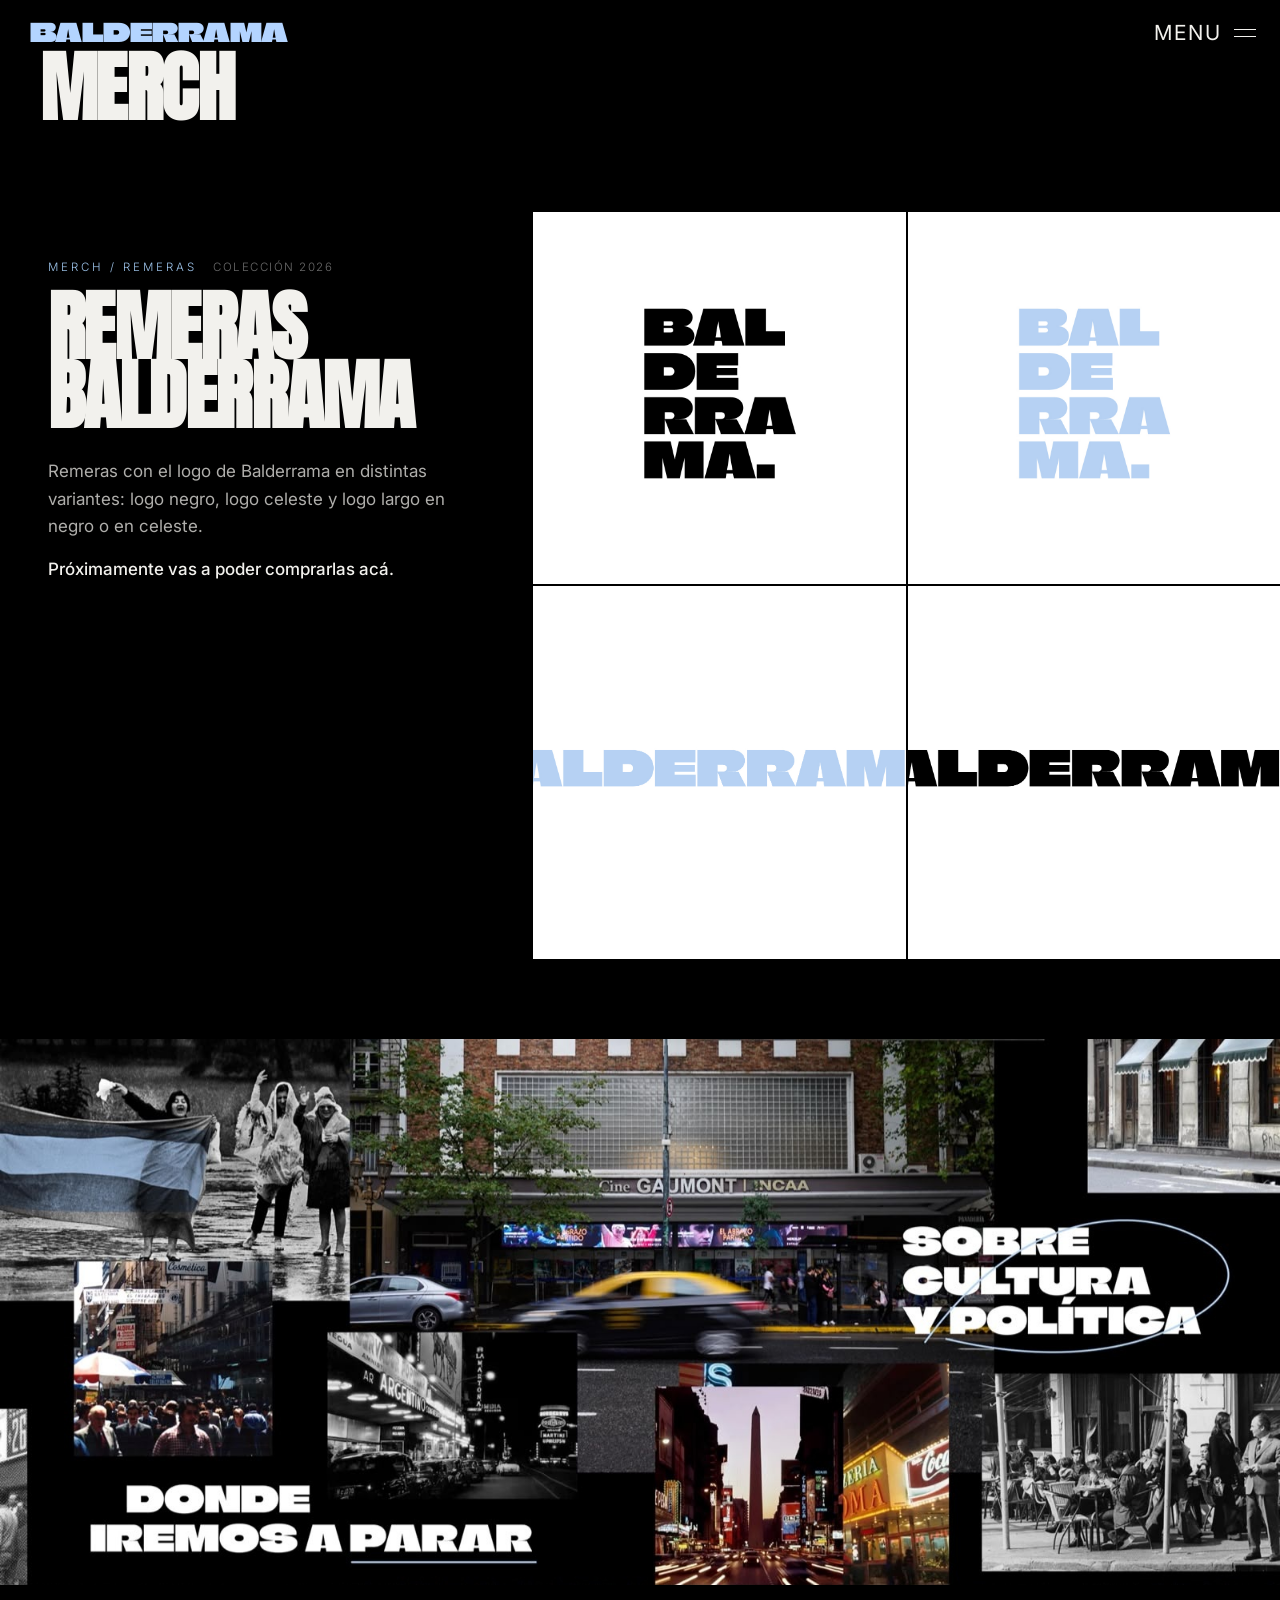
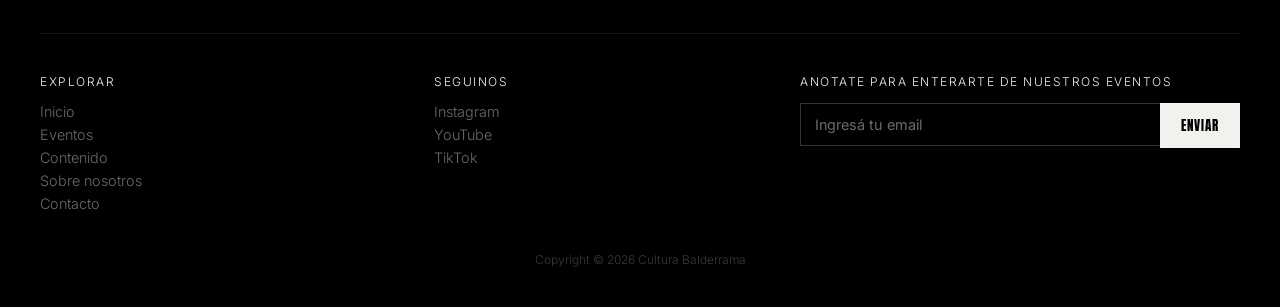
<file: merch.html>
<!DOCTYPE html>
<html lang="es">
<head>
<meta charset="UTF-8">
<meta name="viewport" content="width=device-width, initial-scale=1">
<!-- La seccion todavia no se publica: fuera de los buscadores mientras no
     tenga las fotos y los textos finales. -->
<meta name="robots" content="noindex, nofollow">
<title></title>
<link rel="stylesheet" href="texts/tipografias.css">
<link rel="icon" type="image/jpeg" href="images/logo.jpg">
<style>
  :root{
    --black: #000000;
    --white: #f2f1ed;
    --gold: #e8ca22;
    --celeste: #9EC5EC;
    --dim: #6b6b6b;
    --gutter: 2px;
  }

  *{ box-sizing: border-box; margin:0; padding:0; }

  html, body{
    background: var(--black);
    color: var(--white);
    font-family: var(--font-body);
    font-weight: 300;
  }

  a{ color: inherit; text-decoration: none; }
  em{ font-style: normal; font-weight: 500; color: var(--white); }

  main{ padding-top: calc(var(--header-h, 148px) + 8px); }

  .page-head{ padding: 0 40px; }
  .page-head h1{
    font-family: var(--font-title);
    text-transform: uppercase;
    font-size: clamp(2.5rem, 6vw, 5rem);
    line-height: 0.9;
    letter-spacing: -0.02em;
    color: var(--white);
  }

  .slide{
    display: grid;
    grid-template-columns: 1fr 1.4fr;
    align-items: stretch;
    margin-top: 90px;
  }

  .slide-text{ padding: 48px 48px 56px; }

  .kicker{
    display: flex;
    align-items: baseline;
    gap: 16px;
    font-size: 0.72rem;
    letter-spacing: 3px;
    text-transform: uppercase;
    color: var(--celeste);
    margin-bottom: 18px;
  }
  .kicker .place{ color: var(--dim); letter-spacing: 1.5px; }

  .event-content h2{
    font-family: var(--font-title);
    text-transform: uppercase;
    font-size: clamp(2.5rem, 6vw, 5rem);
    line-height: 0.9;
    letter-spacing: -0.02em;
    color: var(--white);
    margin-bottom: 28px;
    margin-top: 0;
  }

  .event-content p{
    font-family: var(--font-body);
    font-weight: 400;
    font-size: 17px;
    line-height: 1.6;
    margin-bottom: 16px;
    color: rgba(242,241,237,0.72);
    max-width: 62ch;
  }
  .event-content p:last-child{ margin-bottom: 0; }

  .highlight-gold { color: var(--gold); }
  .highlight-celeste { color: var(--celeste); }

  .gallery{
    display: grid;
    grid-template-columns: repeat(2, 1fr);
    align-content: start;
    gap: var(--gutter);
  }
  .gallery .cell{
    position: relative;
    aspect-ratio: 1/1;
    overflow: hidden;
    background: #0a0a0a;
  }
  .gallery .cell img{
    width: 100%;
    height: 100%;
    object-fit: cover;
    display: block;
    filter: grayscale(15%);
    transition: transform 0.6s ease, filter 0.6s ease;
  }
  @media (hover: hover) and (pointer: fine){
    .gallery .cell:hover img{
      transform: scale(1.03);
      filter: grayscale(0%);
    }
  }
  @media (hover: none){
    .gallery .cell:active img{
      transform: scale(1.03);
      filter: grayscale(0%);
    }
  }

  site-footer{ display: block; margin-top: 80px; }

  @media (max-width: 700px){
    .page-head{ padding: 0 20px; }
    .slide{ grid-template-columns: 1fr; margin-top: 56px; }
    .slide-text{ padding: 32px 20px 40px; }
    .event-content h2{ margin-bottom: 20px; }
  }

  /* Tablet */
  @media (min-width: 701px) and (max-width: 900px){
    .page-head{ padding: 0 28px; }
    .slide{ grid-template-columns: 1fr; }
    .slide-text{ padding: 40px 28px 48px; }
  }
</style>
</head>
<body data-page="merch">

<site-header href="index.html"></site-header>
<site-menu></site-menu>

<main>
  <section class="page-head">
    <h1 data-text="pages.merch.heading"></h1>
  </section>

  <article class="slide" data-side="left" id="remeras">
    <div class="slide-text">
      <article class="event-block">
        <div class="event-content">
          <div class="kicker">
            <span data-text="pages.merch.sections.0.kicker"></span>
            <span class="place" data-text="pages.merch.sections.0.meta"></span>
          </div>
          <h2 data-text="pages.merch.sections.0.title"></h2>
          <p data-html="pages.merch.sections.0.content.0"></p>
          <p data-html="pages.merch.sections.0.content.1"></p>
        </div>
      </article>
    </div>
    <div class="gallery">
      <div class="cell">
        <img src="images/Logo_negro_sobre_blaco.jpg" alt="Remera Balderrama — Logo negro" loading="lazy" decoding="async">
      </div>
      <div class="cell">
        <img src="images/Logo_celeste_sobre_blanco.jpg" alt="Remera Balderrama — Logo celeste" loading="lazy" decoding="async">
      </div>
      <div class="cell">
        <img src="images/Logo_largo_celeste_sobre_blanco.jpg" alt="Remera Balderrama — Logo largo celeste" loading="lazy" decoding="async">
      </div>
      <div class="cell">
        <img src="images/Logo_largo_negro_sobre_blanco.jpg" alt="Remera Balderrama — Logo largo negro" loading="lazy" decoding="async">
      </div>
    </div>
  </article>
</main>

<site-footer></site-footer>

<script src="texts/texts.js"></script>
<script src="texts/apply-texts.js"></script>
<script src="components/site-header.js"></script>
<script src="components/site-menu.js"></script>
<script src="components/site-footer.js"></script>

</body>
</html>
</file>
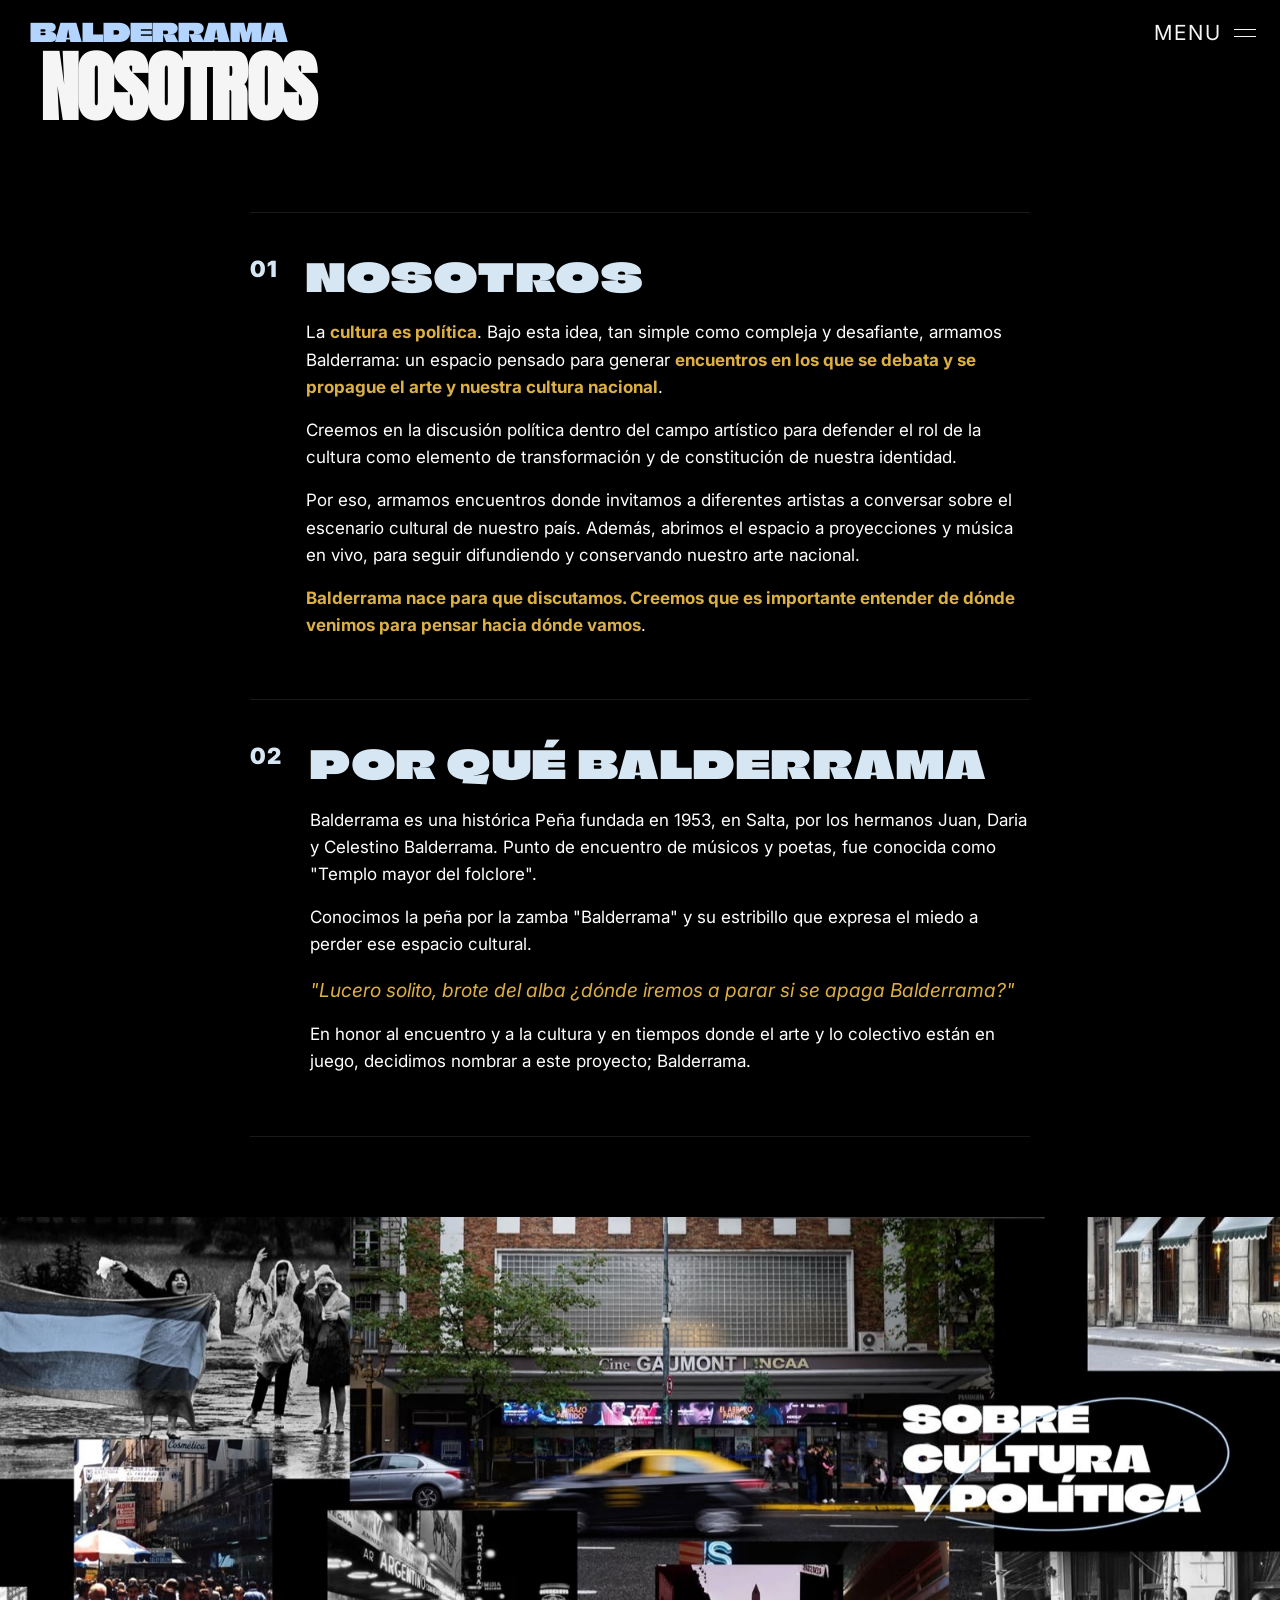
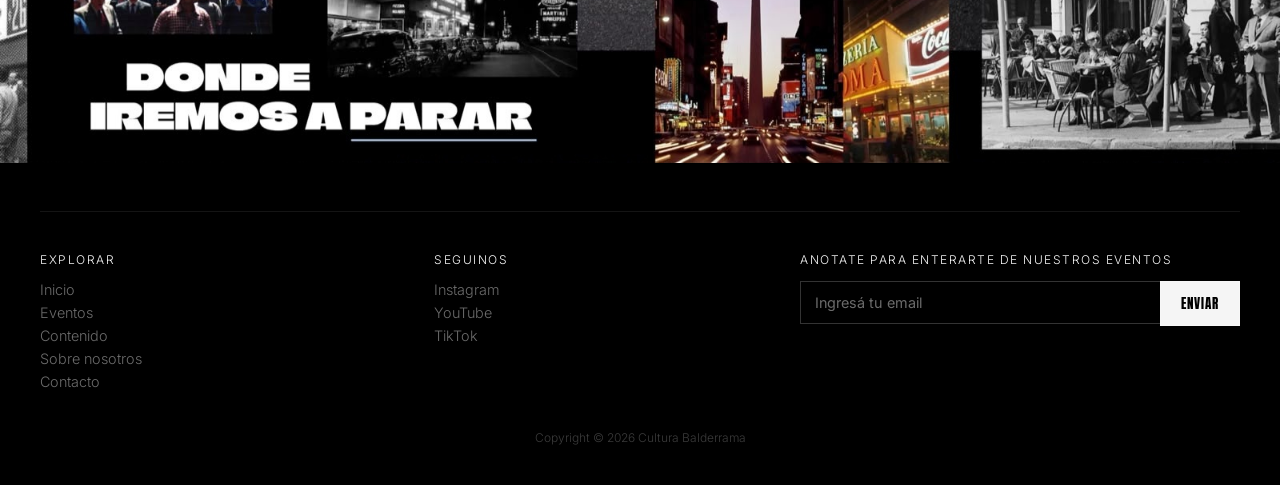
<file: nosotros.html>
<!DOCTYPE html>
<html lang="es">
<head>
<meta charset="UTF-8">
<meta name="viewport" content="width=device-width, initial-scale=1">
<title></title>
<link rel="stylesheet" href="texts/tipografias.css">
<link rel="icon" type="image/jpeg" href="images/logo.jpg">
<style>
  :root{
    --black: #000000;
    --white: #f5f5f5;
    --dim: #6b6b6b;
    --gutter: 2px;
  }

  *{ box-sizing: border-box; margin:0; padding:0; }

  html, body{
    background: var(--black);
    color: var(--white);
    font-family: var(--font-body);
    font-weight: 300;
  }

  a{ color: inherit; text-decoration: none; }

  main{ padding-top: calc(var(--header-h, 140px) + 8px); }
  .page-head{
    padding: 0 40px 50px;
  }
  .page-head h1{
    font-family: var(--font-title);
    text-transform: uppercase;
    font-size: clamp(2.5rem, 6vw, 5rem);
    line-height: 0.9;
    letter-spacing: -0.02em;
  }

  /* ---------- about ---------- */
  .about{
    max-width: 860px;
    margin: 0 auto;
    padding: 40px 40px 80px;
  }
  .about-block{
    display: flex;
    gap: 28px;
    padding: 44px 0;
    border-top: 1px solid rgba(255,255,255,0.1);
  }
  .about-block:last-child{
    border-bottom: 1px solid rgba(255,255,255,0.1);
  }
  .about-block .num{
    font-family: var(--font-body);
    font-weight: 900;
    text-transform: uppercase;
    color: #D6E6F2;
    letter-spacing: 0.05em;
    font-size: clamp(1.1rem, 2vw, 1.4rem);
    line-height: 1.1;
    flex-shrink: 0;
  }
  .about-content h2{
    font-family: var(--font-brand);
    font-weight: 900;
    text-transform: uppercase;
    color: #D6E6F2;
    letter-spacing: 0.04em;
    font-size: clamp(1.5rem, 3.5vw, 2.4rem);
    line-height: 1.05;
    margin-bottom: 22px;
  }
  .about-content p{
    color: #FFFFFF;
    font-family: var(--font-body);
    font-weight: 400;
    font-size: 17px;
    line-height: 1.6;
    margin-bottom: 16px;
  }
  .about-content .highlight{
    color: #DDB043;
    font-weight: bold;
  }
  .about-content .quote{
    color: #DDB043;
    font-style: italic;
    font-family: var(--font-body);
    font-size: 1.2rem;
  }

  @media (max-width: 700px){
    .page-head{ padding: 0 20px 40px; }
    .about{ padding: 30px 20px 60px; }
    .about-block{ flex-direction: column; gap: 12px; }
    .about-content p{ font-size: 16px; }
  }

  /* Tablet */
  @media (min-width: 701px) and (max-width: 900px){
    .page-head{ padding: 0 28px 40px; }
    .about{ padding: 34px 28px 70px; }
  }
</style>
</head>
<body data-page="nosotros">

<site-header href="index.html"></site-header>
<site-menu></site-menu>

<main>
  <section class="page-head">
    <h1 data-text="pages.nosotros.heading"></h1>
  </section>
  <section class="about">
    <article class="about-block">
      <div class="num" data-text="pages.nosotros.blocks.0.num"></div>
      <div class="about-content">
        <h2 data-text="pages.nosotros.blocks.0.heading"></h2>
        <p data-html="pages.nosotros.blocks.0.content.0"></p>
        <p data-text="pages.nosotros.blocks.0.content.1"></p>
        <p data-text="pages.nosotros.blocks.0.content.2"></p>
        <p data-html="pages.nosotros.blocks.0.content.3"></p>
      </div>
    </article>
    <article class="about-block">
      <div class="num" data-text="pages.nosotros.blocks.1.num"></div>
      <div class="about-content">
        <h2 data-text="pages.nosotros.blocks.1.heading"></h2>
        <p data-text="pages.nosotros.blocks.1.content.0"></p>
        <p data-text="pages.nosotros.blocks.1.content.1"></p>
        <p class="quote" data-text="pages.nosotros.blocks.1.content.2"></p>
        <p data-text="pages.nosotros.blocks.1.content.3"></p>
      </div>
    </article>
  </section>
</main>

<site-footer></site-footer>

<script src="texts/texts.js"></script>
<script src="texts/apply-texts.js"></script>
<script src="components/site-header.js"></script>
<script src="components/site-menu.js"></script>
<script src="components/site-footer.js"></script>

</body>
</html>
</file>
<file: texts/tipografias.css>
@import url('https://fonts.googleapis.com/css2?family=Climate+Crisis&family=Anton&family=Inter:wght@300;400;500;700;900&display=swap');

/* Tipografías del sitio (AGENTS.md):
   - Anton: títulos y elementos del menú
   - Inter: todo lo demás
   - Climate Crisis: marca/brand (variable font, axis: YEAR)
   Las fuentes se definen únicamente en este archivo; el resto del sitio lo importa
   y usa las variables --font-title / --font-body / --font-brand. */

:root{
  --font-title: 'Anton', 'Arial Black', sans-serif;
  --font-body: 'Inter', 'Arial', sans-serif;
  --font-brand: 'Climate Crisis', sans-serif;
}

/* Sin esto iOS Safari infla el texto solo al rotar o en viewports angostos. */
html{
  -webkit-text-size-adjust: 100%;
  text-size-adjust: 100%;
}

/* Scrollbar oscuro y angosto: el track compite con el negro del fondo y sobre
   todo con el hero a sangre, donde una barra clara deja una franja visible. */
html{
  scrollbar-width: thin;
  scrollbar-color: #2a2a2a #000000;
}
::-webkit-scrollbar{
  width: 8px;
  height: 8px;
}
::-webkit-scrollbar-track{
  background: #000000;
}
::-webkit-scrollbar-thumb{
  background: #2a2a2a;
}
::-webkit-scrollbar-thumb:hover{
  background: #3a3a3a;
}
</file>
